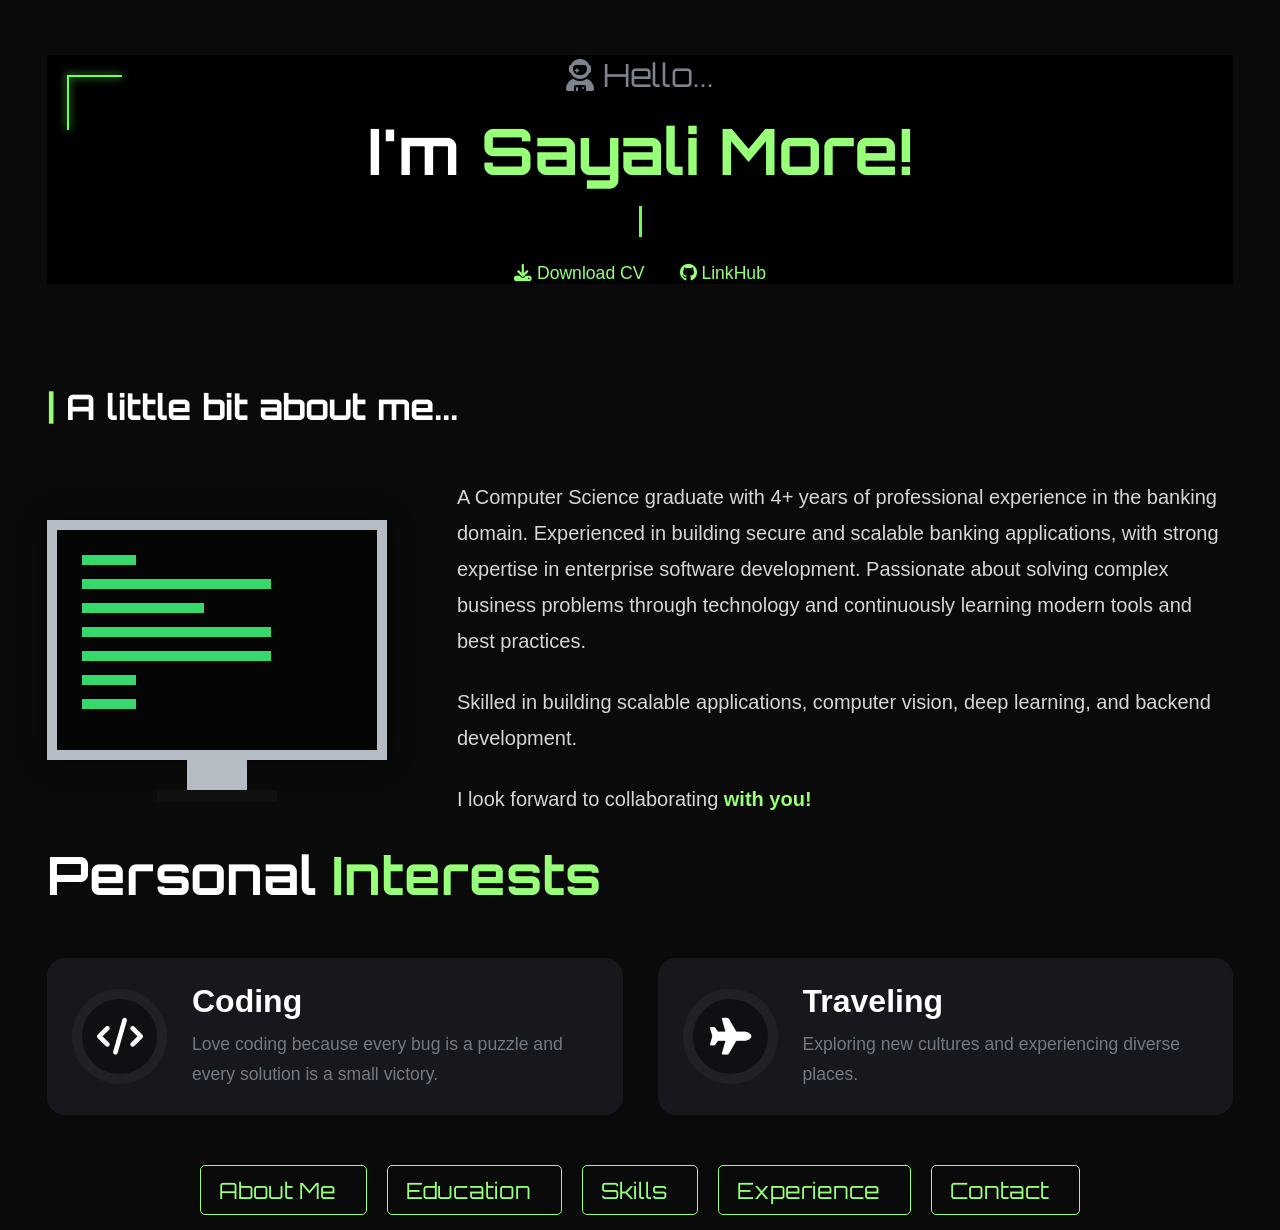
<file: index.html>
<!DOCTYPE html>
<html>
<head>
<meta name="viewport" content="width=device-width, initial-scale=1.0">
<link rel="stylesheet"  href="https://cdnjs.cloudflare.com/ajax/libs/font-awesome/6.5.1/css/all.min.css">
<!-- Google Font -->
<link href="https://fonts.googleapis.com/css2?family=Orbitron:wght@400;600&display=swap"  rel="stylesheet">
<link rel = "stylesheet" href="style.css" >
<meta charset="UTF-8">
</head>

<script>
const words = [
    "Java Developer",
    "Backend Developer",
    "Spring Boot Developer"
];

let wordIndex = 0;
let charIndex = 0;
let currentWord = "";
let isDeleting = false;

const typingText = document.getElementById("typing-text");

function type(){

    currentWord = words[wordIndex];

    if(!isDeleting){

        typingText.textContent = currentWord.substring(0,charIndex++);

        if(charIndex > currentWord.length){

            isDeleting = true;

            setTimeout(type,1200);

            return;
        }

    }else{

        typingText.textContent = currentWord.substring(0,charIndex--);

        if(charIndex < 0){

            isDeleting = false;

            wordIndex = (wordIndex + 1) % words.length;

        }

    }

    setTimeout(type,isDeleting ? 60 : 100);

}

setTimeout(type,1800);
</script>


<body>

 <div class="container">

        
        <!-- Hero Section -->
        <section class="hero">

             <div class="corner-border">
               <span class="top-line"></span>
               <span class="left-line"></span>
             </div>
        
            <p class="hello">
                <i class="fa-solid fa-user-astronaut"></i>
                Hello...
            </p>

            <h1 class="name">
                I'm <span>Sayali More!</span>
            </h1>

             <h3 class="typing">
               <span id="typing-text"></span>
            </h3>
    
          <!--   <div class="info">

                <a href="assets/Sayali_More_Resume.pdf">
                    <i class="fa-solid fa-download"></i>
                    Download CV
                </a>

                <a href="https://www.linkedin.com/in/sayali-more-9ab402200/">
                    <i class="fas fa-link"></i>
                    LinkHub
                </a>

            </div> -->
            
            
             <div class="buttons">
                <a href="assets/Sayali_More_Resume.pdf" class="btn btn1" download>
                  <i class="fa-solid fa-download"></i>
                    Download CV
                </a>

                <a href="https://github.com/yourusername" class="btn btn2">
                  <i class="fa-brands fa-github"></i>
                    LinkHub
                </a>
             </div>

        </section>

        <!-- About Section -->
        <section class="about">

            <h2 class="section-title">
                <span>|</span> A little bit about me...
            </h2>

            <div class="about-content">

                <!-- Monitor -->
                <div class="monitor monitor-animation">

                    <div class="screen">
                        <div class="line short"></div>
                        <div class="line long"></div>
                        <div class="line medium"></div>
                        <div class="line long"></div>
                        <div class="line long"></div>
                        <div class="line short"></div>
                        <div class="line short"></div>
                    </div>

                    <div class="stand"></div>
                    <div class="base"></div>

                </div>

                <!-- Text -->
                <div class="text-content">

                    <p class="fade-up delay1">
                        A Computer Science graduate with 4+ years of professional experience 
                        in the banking domain. Experienced in building secure and scalable banking 
                        applications, with strong expertise in enterprise software development. 
                        Passionate about solving complex business problems through technology and 
                        continuously learning modern tools and best practices.
                    </p>

                    <p class="fade-up delay2">
                        Skilled in building scalable applications, computer
                        vision, deep learning, and backend development. 
                    </p>

                    <p class="fade-up delay3">
                        I look forward to collaborating
                        <span class="highlight">with you!</span>
                    </p>

                </div>

            </div>
  </section>
  
<section class="interests">

    <div class="section-title">
        <span class="green-line"></span>
        <h2>Personal <span>Interests</span></h2>
    </div>

    <div class="interest-container">

        <!-- Card 1 -->
        <div class="interest-card">
            <div class="icon-box">
                <i class="fa-solid fa-code"></i>
            </div>

            <div class="content">
                <h3>Coding</h3>
                <p>Love coding because every bug is a puzzle and every solution is a small victory.</p>
            </div>
        </div>

        <!-- Card 2 -->
        <div class="interest-card">
            <div class="icon-box">
                <i class="fa-solid fa-plane"></i>
            </div>

            <div class="content">
                <h3>Traveling</h3>
                <p>Exploring new cultures and experiencing diverse places.</p>
            </div>
        </div>

    </div>

 </section>
 
<div style="text-align: center;">
<nav class="menu">
<a href="index.html">About Me&nbsp;&nbsp;</a>
<a href="education.html">Education&nbsp;&nbsp;</a>
<a href="skills.html">Skills&nbsp;&nbsp;</a>
<a href="experience.html">Experience&nbsp;&nbsp;</a>
<a href="contact.html">Contact&nbsp;&nbsp;</a>
</nav>
</div>
</div>
</body>
</html>
</file>
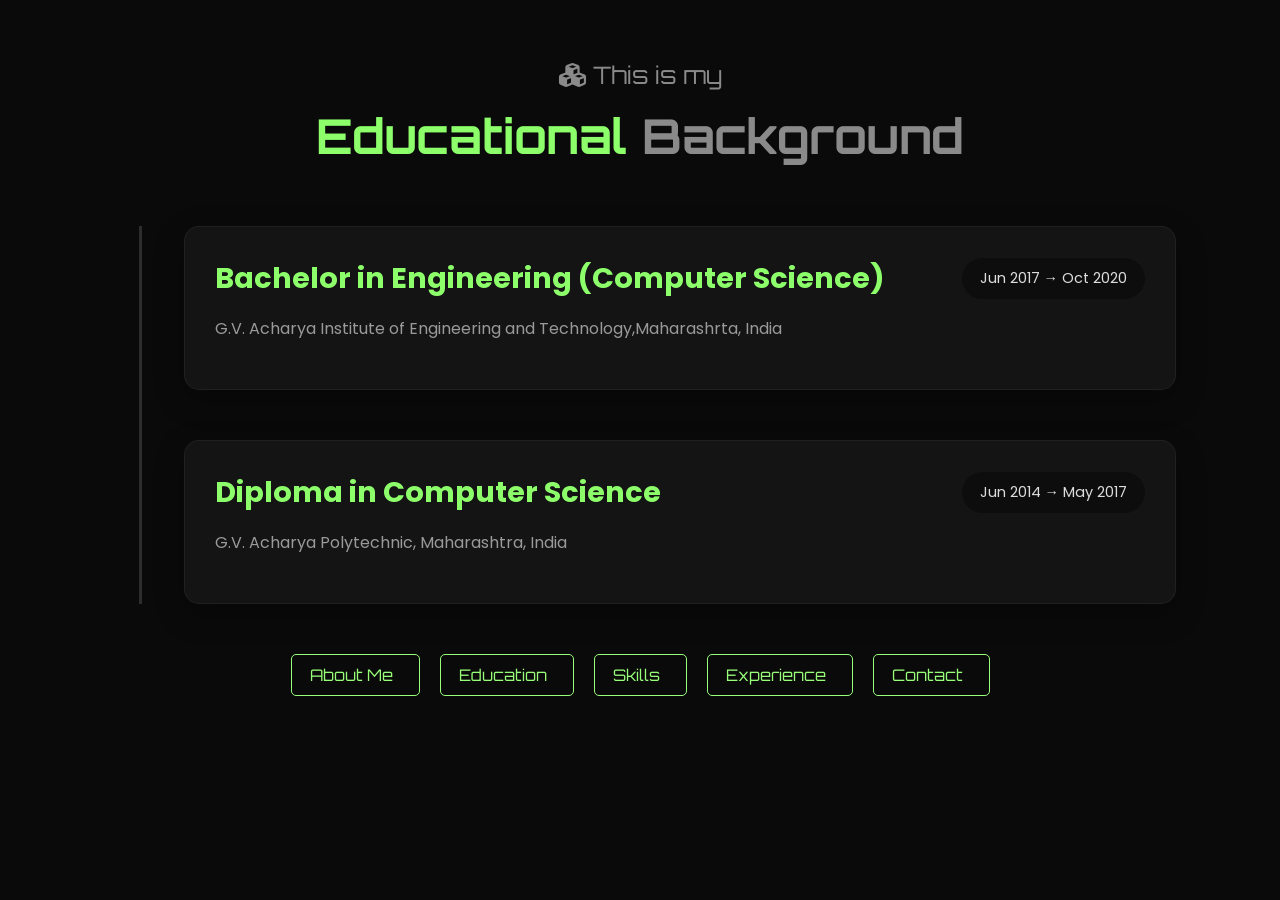
<file: education.html>
<!DOCTYPE html>
<html>
<head>
<meta charset="UTF-8">
<link rel="stylesheet"  href="https://cdnjs.cloudflare.com/ajax/libs/font-awesome/6.5.1/css/all.min.css">
<!-- Google Font -->
<link href="https://fonts.googleapis.com/css2?family=Orbitron:wght@400;600&display=swap"  rel="stylesheet">
<meta name="viewport" content="width=device-width, initial-scale=1.0">
<link rel = "stylesheet" href="education.css" >
<title>Educational Background</title>
</head>
<body>

 <div class="container">
    <section class="education-section">

        <div class="subtitle">
            <i class="fa-solid fa-cubes"></i>
                This is my
                
          <h1 class="title">
            <span>Educational</span> Background
          </h1>
        </div>

        <div class="timeline">

            <!-- PhD -->
            <div class="timeline-item">

                <div class="card">
                    <div class="card-header">
                        <h2>Bachelor in Engineering (Computer Science)</h2>
                        <span class="date">Jun 2017 → Oct 2020</span>
                    </div>

                    <p class="institution">
                        G.V. Acharya Institute of Engineering and Technology,Maharashrta, India
                    </p>                  
                </div>
            </div>

            <!-- Diploma -->
            <div class="timeline-item">
              

                <div class="card">
                    <div class="card-header">
                        <h2>Diploma in Computer Science</h2>
                        <span class="date">Jun 2014 → May 2017</span>
                    </div>

                    <p class="institution">
                        G.V. Acharya Polytechnic, Maharashtra, India
                    </p>
                </div>
            </div>

        </div>
  </section>
        
        <div style="text-align: center;">
             <nav class="menu">
                  <a href="index.html">About Me&nbsp;&nbsp;</a>
                  <a href="education.html">Education&nbsp;&nbsp;</a>
                  <a href="skills.html">Skills&nbsp;&nbsp;</a>
                  <a href="experience.html">Experience&nbsp;&nbsp;</a>
                  <a href="contact.html">Contact&nbsp;&nbsp;</a>
             </nav>
        </div>

    </div>
    
</body>
</html>
</file>
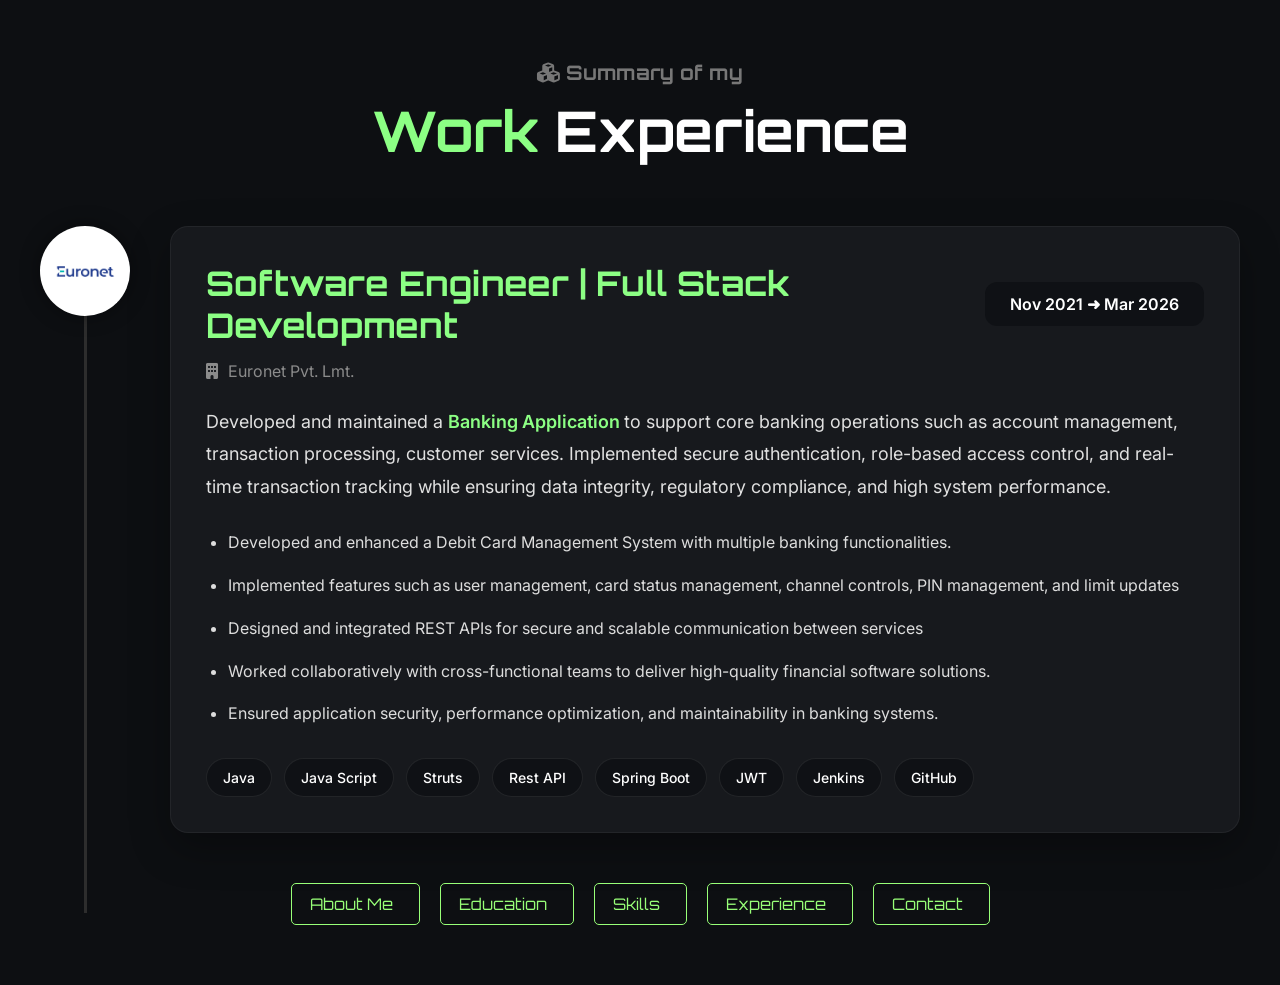
<file: experience.html>
<!DOCTYPE html>
<html>
<head>
<!-- <link rel = "stylesheet" href="style.css" > -->
<meta charset="UTF-8">
<meta name="viewport" content="width=device-width, initial-scale=1.0">
<link rel="stylesheet"  href="https://cdnjs.cloudflare.com/ajax/libs/font-awesome/6.5.1/css/all.min.css">
<link rel = "stylesheet" href="experience.css" >

<title>Work Experience</title>
</head>
<body>

<section class="experience-section">

 <div class="section-title reveal">
        <h4><i class="fa-solid fa-cubes"></i> Summary of my</h4>
        <h2><span>Work</span> Experience</h2>
 </div>

    <div class="timeline">

        <div class="timeline-line grow-line"></div>

        <div class="company-logo pop">
             <img src="images/Logo.png" >
        </div>

        <div class="experience-card slide-card">

            <div class="card-header">
                <h3 class="fade-item delay1">Software Engineer | Full Stack Development</h3>

                <div class="date-badge">
                    Nov 2021 ➜ Mar 2026
                </div>
            </div>

            <div class="company-info fade-item delay2">
                <i class="fa-solid fa-building"></i>
                <span>Euronet Pvt. Lmt.</span>
            </div>

            <p class="description fade-item delay3">
                Developed and maintained a
                <span class="highlight">
                    Banking Application
                </span>
                 to support core banking operations such as account management, 
                 transaction processing, customer services. 
                 Implemented secure authentication, role-based access control, 
                 and real-time transaction tracking while ensuring data integrity, 
                 regulatory compliance, and high system performance.
            </p>

            <ul class="feature-list">
                <li class="list-item delay4">
                   <!--  <strong>Frontend:</strong> -->
                    Developed and enhanced a Debit Card Management System with multiple banking functionalities.
                </li>

                <li class="list-item delay5">
                  <!--   <strong>Backend:</strong> -->
                    Implemented features such as user management, card status management, 
                    channel controls, PIN management, and limit updates
                </li>

                <li class="list-item delay6">
                   <!--  <strong>Deployment:</strong> -->
                    Designed and integrated REST APIs for secure and scalable communication between services
                </li>

                <li class="list-item delay7">
                   <!--  <strong>Features:</strong> -->
                    Worked collaboratively with cross-functional teams to deliver high-quality financial software solutions.
                </li>
                
                <li class="list-item delay8">
                    Ensured application security, performance optimization, and maintainability in banking systems.
                </li>    
            </ul>

            <div class="tech-stack">
                <span class="skill delay9">Java</span>
                <span class="skill delay10">Java Script</span>
                <span class="skill delay11">Struts</span>
                <span class="skill delay12">Rest API</span>
                <span class="skill delay13">Spring Boot</span>
                <span class="skill delay14">JWT</span>
                <span class="skill delay15">Jenkins</span>
                <span class="skill delay16">GitHub</span>
                
            </div>

        </div>

    </div>

</section>

<div style="text-align: center;">
<nav class="menu reveal delay12">
<a href="index.html">About Me&nbsp;&nbsp;</a>
<a href="education.html">Education&nbsp;&nbsp;</a>
<a href="skills.html">Skills&nbsp;&nbsp;</a>
<a href="experience.html">Experience&nbsp;&nbsp;</a>
<a href="contact.html">Contact&nbsp;&nbsp;</a>
</nav>
</div>

</body>
</html>
</file>
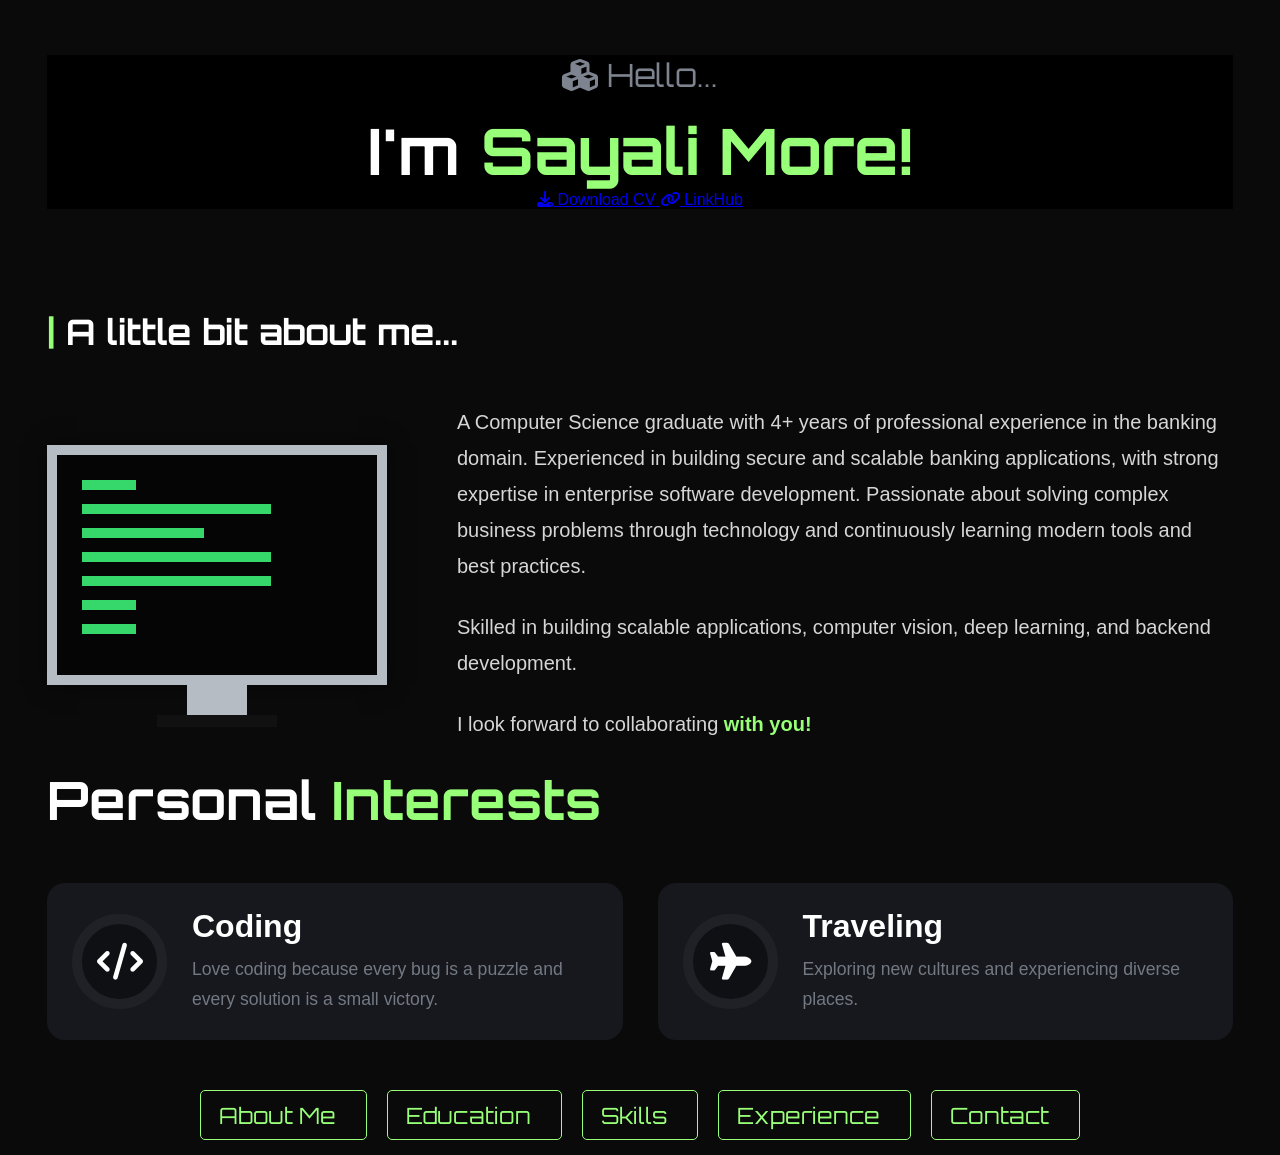
<file: HomePage.html>
<!DOCTYPE html>
<html>
<head>
<link rel="stylesheet"  href="https://cdnjs.cloudflare.com/ajax/libs/font-awesome/6.5.1/css/all.min.css">
<!-- Google Font -->
<link href="https://fonts.googleapis.com/css2?family=Orbitron:wght@400;600&display=swap"  rel="stylesheet">
<link rel = "stylesheet" href="style.css" >
<meta charset="UTF-8">
</head>
<body>

 <div class="container">

        <div class="corner"></div>

        <!-- Hero Section -->
        <section class="hero">

            <p class="hello">
                <i class="fa-solid fa-cubes"></i>
                Hello...
            </p>

            <h1 class="name">
                I'm <span>Sayali More!</span>
            </h1>

            <div class="info">

                <a href="assets/Sayali_More_Resume.pdf">
                    <i class="fa-solid fa-download"></i>
                    Download CV
                </a>

                <a href="https://www.linkedin.com/in/sayali-more-9ab402200/">
                    <i class="fas fa-link"></i>
                    LinkHub
                </a>

            </div>

        </section>

        <!-- About Section -->
        <section class="about">

            <h2 class="section-title">
                <span>|</span> A little bit about me...
            </h2>

            <div class="about-content">

                <!-- Monitor -->
                <div class="monitor">

                    <div class="screen">
                        <div class="line short"></div>
                        <div class="line long"></div>
                        <div class="line medium"></div>
                        <div class="line long"></div>
                        <div class="line long"></div>
                        <div class="line short"></div>
                        <div class="line short"></div>
                    </div>

                    <div class="stand"></div>
                    <div class="base"></div>

                </div>

                <!-- Text -->
                <div class="text-content">

                    <p>
                        A Computer Science graduate with 4+ years of professional experience 
                        in the banking domain. Experienced in building secure and scalable banking 
                        applications, with strong expertise in enterprise software development. 
                        Passionate about solving complex business problems through technology and 
                        continuously learning modern tools and best practices.
                    </p>

                    <p>
                        Skilled in building scalable applications, computer
                        vision, deep learning, and backend development. 
                    </p>

                    <p>
                        I look forward to collaborating
                        <span class="highlight">with you!</span>
                    </p>

                </div>

            </div>

<section class="interests">

    <div class="section-title">
        <span class="green-line"></span>
        <h2>Personal <span>Interests</span></h2>
    </div>

    <div class="interest-container">

        <!-- Card 1 -->
        <div class="interest-card">
            <div class="icon-box">
                <i class="fa-solid fa-code"></i>
            </div>

            <div class="content">
                <h3>Coding</h3>
                <p>Love coding because every bug is a puzzle and every solution is a small victory.</p>
            </div>
        </div>

        <!-- Card 2 -->
        <div class="interest-card">
            <div class="icon-box">
                <i class="fa-solid fa-plane"></i>
            </div>

            <div class="content">
                <h3>Traveling</h3>
                <p>Exploring new cultures and experiencing diverse places.</p>
            </div>
        </div>

    </div>

 </section>
 
<div style="text-align: center;">
<nav class="menu">
<a href="#about">About Me&nbsp;&nbsp;</a>
<a href="education.html">Education&nbsp;&nbsp;</a>
<a href="skills.html">Skills&nbsp;&nbsp;</a>
<a href="experience.html">Experience&nbsp;&nbsp;</a>
<a href="contact.html">Contact&nbsp;&nbsp;</a>
</nav>
</div>
</div>
</body>
</html>
</file>
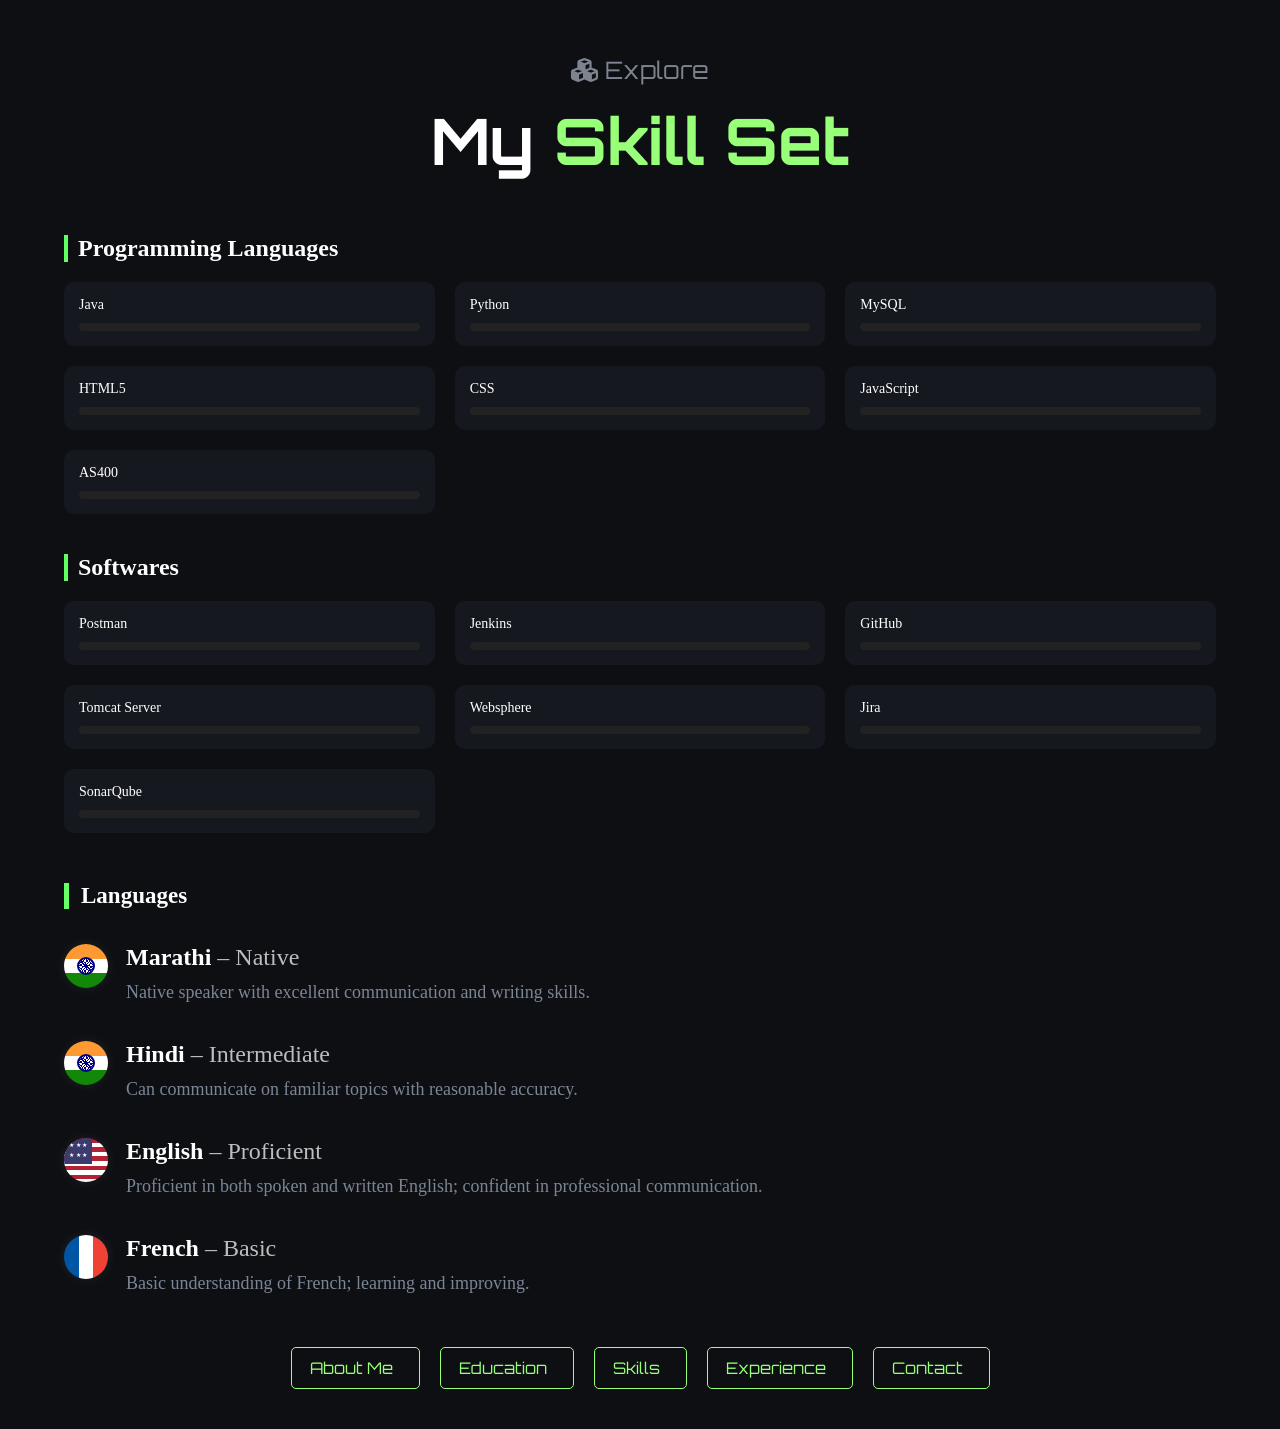
<file: skills.html>
<!DOCTYPE html>
<html>
<head>
<meta charset="UTF-8">
<link rel = "stylesheet" href="skills.css" >
<meta name="viewport" content="width=device-width, initial-scale=1.0">
<link rel="stylesheet"  href="https://cdnjs.cloudflare.com/ajax/libs/font-awesome/6.5.1/css/all.min.css">
<link href="https://fonts.googleapis.com/css2?family=Orbitron:wght@400;600&display=swap"  rel="stylesheet">
<title>My Skill Set</title>
</head>
<body>

<div class="container">

    <p class="title">
     <i class="fa-solid fa-cubes"></i>
        Explore
    </p>
     <h1 class="skills">
         My <span> Skill Set </span>
     </h1><br><br><br>

    <!-- Top Cards -->
   <!--  <div class="top-cards">

        <div class="card">
            <div class="icon">
                <i class="fas fa-network-wired"></i>
            </div>
            <h3>Linux & Networking</h3>
            <p>
                Strong foundation in Linux systems, cloud computing,
                and network management.
            </p>
        </div>

        <div class="card active">
            <div class="icon">
                <i class="fas fa-lock"></i>
            </div>
            <h3>Information Security</h3>
            <p>
                Security and data protection are at the core of my
                digital work.
            </p>
        </div>

        <div class="card">
            <div class="icon">
                <i class="fas fa-laptop-code"></i>
            </div>
            <h3>Software Development</h3>
            <p>
                Design and develop efficient and scalable software
                solutions.
            </p>
        </div>

    </div> -->

    <!-- Backend -->
    <section>
        <h2>Programming Languages</h2>

        <div class="skills-grid">

            <div class="skill">
                <div class="skill-head">
                    <span>Java</span>
                   <!--  <span>80%</span> -->
                </div>
                <div class="bar"><div style="width:80%"></div></div>
            </div>

            <div class="skill">
                <div class="skill-head">
                    <span>Python</span>
                    <!-- <span>95%</span> -->
                </div>
                <div class="bar"><div style="width:95%"></div></div>
            </div>

            <div class="skill">
                <div class="skill-head">
                    <span>MySQL</span>
                    <!-- <span>90%</span> -->
                </div>
                <div class="bar"><div style="width:90%"></div></div>
            </div>

            <div class="skill">
                <div class="skill-head">
                    <span>HTML5</span>
                    <!-- <span>100%</span> -->
                </div>
                <div class="bar"><div style="width:100%"></div></div>
            </div>

            <div class="skill">
                <div class="skill-head">
                    <span>CSS</span>
                    <!-- <span>75%</span> -->
                </div>
                <div class="bar"><div style="width:75%"></div></div>
            </div>

            <div class="skill">
                <div class="skill-head">
                    <span>JavaScript</span>
                   <!--  <span>80%</span> -->
                </div>
                <div class="bar"><div style="width:80%"></div></div>
            </div>
            
            <div class="skill">
                <div class="skill-head">
                    <span>AS400</span>
                   <!--  <span>80%</span> -->
                </div>
                <div class="bar"><div style="width:80%"></div></div>
            </div>
        </div>
    </section>

    <!-- Software -->
    <section>
        <h2>Softwares</h2>

        <div class="skills-grid">

            <div class="skill">
                <div class="skill-head">
                    <span>Postman</span>
                    <!-- <span>80%</span> -->
                </div>
                <div class="bar"><div style="width:80%"></div></div>
            </div>

            <div class="skill">
                <div class="skill-head">
                    <span>Jenkins</span>
                   <!--  <span>95%</span> -->
                </div>
                <div class="bar"><div style="width:95%"></div></div>
            </div>

            <div class="skill">
                <div class="skill-head">
                    <span>GitHub</span>
                   <!--  <span>90%</span> -->
                </div>
                <div class="bar"><div style="width:90%"></div></div>
            </div>
            
            <div class="skill">
                <div class="skill-head">
                    <span>Tomcat Server</span>
                    <!-- <span>90%</span> -->
                </div>
                <div class="bar"><div style="width:90%"></div></div>
            </div>
            
            <div class="skill">
                <div class="skill-head">
                    <span>Websphere</span>
                   <!--  <span>90%</span> -->
                </div>
                <div class="bar"><div style="width:90%"></div></div>
            </div>
            
            <div class="skill">
                <div class="skill-head">
                    <span>Jira</span>
                   <!--  <span>90%</span> -->
                </div>
                <div class="bar"><div style="width:90%"></div></div>
            </div>
            
            <div class="skill">
                <div class="skill-head">
                    <span>SonarQube</span>
                   <!--  <span>90%</span> -->
                </div>
                <div class="bar"><div style="width:90%"></div></div>
            </div>

        </div>
    </section>
    
    <section class="languages-section">
    <h2>Languages</h2>

    <div class="language-item">
        <div class="flag morocco"></div>

        <div class="language-content">
            <h3>Marathi <span>– Native</span></h3>
            <p>
                Native speaker with excellent communication and writing skills.
            </p>
        </div>
    </div>
    
    <div class="language-item">
        <div class="flag morocco"></div>

        <div class="language-content">
            <h3>Hindi <span>– Intermediate</span></h3>
            <p>
                Can communicate on familiar topics with reasonable accuracy.
            </p>
        </div>
    </div>

    <div class="language-item">
        <div class="flag usa"></div>

        <div class="language-content">
            <h3>English <span>– Proficient</span></h3>
            <p>
                Proficient in both spoken and written English; confident in
                professional communication.
            </p>
        </div>
    </div>

    <div class="language-item">
        <div class="flag france"></div>

        <div class="language-content">
            <h3>French <span>– Basic</span></h3>
            <p>
                Basic understanding of French; learning and improving.
            </p>
        </div>
    </div>

 </section>

<div style="text-align: center;">
<nav class="menu">
<a href="index.html">About Me&nbsp;&nbsp;</a>
<a href="education.html">Education&nbsp;&nbsp;</a>
<a href="skills.html">Skills&nbsp;&nbsp;</a>
<a href="experience.html">Experience&nbsp;&nbsp;</a>
<a href="contact.html">Contact&nbsp;&nbsp;</a>
</nav>
</div>

</div>

</body>
</html>
</file>
<file: style.css>
@charset "UTF-8";


*{
    margin:0;
    padding:0;
    box-sizing:border-box;
}

body{
    background:#0a0a0a;
    color:#fff;
    font-family:'Poppins',sans-serif;
    min-height:100vh;
    overflow-x:hidden;
}

/* Container */

.container{
    width:95%;
    max-width:1600px;
    margin:auto;
    padding:15px;
}

/* Corner Border */

.corner-border{
    position:absolute;
    top:20px;
    left:20px;
    width:110px;
    height:110px;
    /* border-top:4px dashed #98ff78;
    border-left:4px dashed #98ff78; */
}

/* Horizontal Line */
.top-line{
    position:absolute;
    top:0;
    left:0;
    width:0;
    height:2px;
    background:#72ff5a;
    box-shadow:0 0 8px #72ff5a;
    animation:drawTop 0.8s ease forwards;
}

/* Vertical Line */
.left-line{
    position:absolute;
    top:0;
    left:0;
    width:2px;
    height:0;
    background:#72ff5a;
    box-shadow:0 0 8px #72ff5a;
    animation:drawLeft 0.8s ease forwards 0.8s;
}

/* Animations */

@keyframes drawTop{
    from{
        width:0;
    }
    to{
        width:55px;
    }
}

@keyframes drawLeft{
    from{
        height:0;
    }
    to{
        height:55px;
    }
}

/* Hero Section */

.hero{
    text-align:center;
    margin-top:40px;
    position: relative;
  /*   height: 100vh; */
    background:#000;
    overflow:hidden;
}

.hello{
    font-size:2rem;
    color:#7d8490;
    font-family:'Orbitron',sans-serif;
    animation:fadeIn 1s forwards;
}

@keyframes fadeIn{

from{
opacity:0;
}

to{
opacity:1;
}

}

.name{
    font-family:'Orbitron',sans-serif;
    font-size:4rem;
    margin-top:15px;
    transform:translateY(40px);
    animation:slideUp 1s forwards;
    animation-delay:.8s;
}

@keyframes slideUp{

from{

opacity:0;

transform:translateY(40px);

}

to{

opacity:1;

transform:translateY(0);

}

}

.name span{
    color:#98ff78;
}

.buttons{
    display:flex;
    justify-content:center;
    align-items:center;
    gap:35px;
    margin-top:25px;
    flex-wrap:wrap;
}

.buttons div{
    color:#cfcfcf;
    font-size:1.1rem;
}

.buttons a{
    color:#98ff78;
    text-decoration:none;
    font-size:1.1rem;
    transition:0.3s;
}

.buttons a:hover{
    color:#ffffff;
}

.hello,
.name,
.typing,
.btn{
    opacity:0;
}

.typing{

    margin-top:15px;

    font-size:28px;

    color:#6CFF4E;

    font-weight:bold;

    opacity:1;
}

.typing span{

    border-right:3px solid #6CFF4E;

    animation:cursor .7s infinite;

}

@keyframes cursor{

50%{

border-color:transparent;

}

}

.btn{

    opacity:0;

    transform:translateY(20px);

}

.btn1{

animation:showBtn .8s forwards;

animation-delay:3.5s;

}

.btn2{

animation:showBtn .8s forwards;

animation-delay:4s;

}

@keyframes showBtn{

from{

opacity:0;

transform:translateY(20px);

}

to{

opacity:1;

transform:translateY(0);

}

}

/* About */

.about{
    margin-top:100px;
}

.section-title{
    font-family:'Orbitron',sans-serif;
    font-size:2.2rem;
    margin-bottom:50px;
    opacity:0;
    transform:translateY(30px);
    animation:titleFade .8s forwards;
}

.section-title
{
   animation-delay:5.8s;
}

@keyframes titleFade{

from{

opacity:0;
transform:translateY(30px);

}

to{

opacity:1;
transform:translateY(0);

}

}

.section-title span{
    color:#98ff78;
}

/* Content */

.about-content{
    display:flex;
    align-items:center;
    gap:70px;
    flex-wrap:wrap;
}

/* Monitor */

.monitor{
    display:flex;
    flex-direction:column;
    align-items:center;
}

.monitor-animation{
    opacity:0;
    transform:scale(0.8);
    animation:monitorIntro 1.3s ease forwards, floating 4s ease-in-out infinite 1.3s;
    animation-delay:6.7s;
}

.fade-up{

    opacity:0;
    transform:translateY(40px);
    animation:fadeUp .8s forwards;

}

@keyframes fadeUp{

from{

    opacity:0;
    transform:translateY(40px);

}

to{

    opacity:1;
    transform:translateY(0);

}

}


.delay1{

    animation-delay:6.9s;

}

.delay2{

    animation-delay:7.5s;

}

.delay3{

    animation-delay:8.2s;

}

@keyframes monitorIntro{

    0%{
        opacity:0;
        transform:scale(0.8);
    }

    60%{
        opacity:1;
        transform:scale(1.08);
    }

    100%{
        opacity:1;
        transform:scale(1);
    }

}

@keyframes floating{

    0%{
        transform:translateY(0px);
    }

    50%{
        transform:translateY(-10px);
    }

    100%{
        transform:translateY(0px);
    }

}

.screen{
    width:340px;
    height:240px;
    border:10px solid #b5bcc4;
    background:#050505;
    padding:25px;
    box-shadow:0 0 20px rgba(0,0,0,.5);
}

.line{
    height:10px;
    background:#36d86b;
    margin-bottom:14px;
}

.short{
    width:20%;
}

.medium{
    width:45%;
}

.long{
    width:70%;
}

.stand{
    width:60px;
    height:30px;
    background:#b5bcc4;
}

.base{
    width:120px;
    height:12px;
    background:#111;
}

/* Text */

.text-content{
    flex:1;
    min-width:300px;
}

.text-content p{
    font-size:1.25rem;
    line-height:1.8;
    color:#d6d6d6;
    margin-bottom:25px;
}

.highlight{
    color:#98ff78;
    font-weight:600;
}

/* Responsive */

@media(max-width:768px){

    .name{
        font-size:2.6rem;
    }

    .section-title{
        font-size:1.7rem;
    }

    .about-content{
        flex-direction:column;
        text-align:center;
    }

    .screen{
        width:280px;
        height:200px;
    }

    .text-content p{
        font-size:1rem;
    }
    
     .interest-container{
        grid-template-columns:1fr;
    }

    .section-title h2{
        font-size:2rem;
    }

    .content h3{
        font-size:1.5rem;
    }
}
    
    
    /* Navigation Menu */

.menu{
    display:flex;
    justify-content:center;
    gap:20px;
    margin-top:50px;
}

.menu a{
    color:#98ff78;
    text-decoration:none;
    font-family:'Orbitron',sans-serif;
    font-size:1.4rem;
    padding:10px 18px;
    border:1px solid #98ff78;
    border-radius:5px;
    transition:.3s;
    opacity:0;
    transform:translateY(30px);
    animation:showMenu .6s forwards;
    
}

.menu a:nth-child(1){

animation-delay:10.5s;

}

.menu a:nth-child(2){

animation-delay:10.7s;

}

.menu a:nth-child(3){

animation-delay:10.9s;

}

.menu a:nth-child(4){

animation-delay:11.1s;

}

.menu a:nth-child(5){

animation-delay:11.3s;

}

@keyframes showMenu{

from{

opacity:0;
transform:translateY(30px);

}

to{

opacity:1;
transform:translateY(0);

}

}


.menu a:hover{
    background:#98ff78;
    color:#000;
 }
 
 
 /* Interest */
 
 .interest-container{
    display:grid;
    grid-template-columns:repeat(2,1fr);
    gap:35px;
}


.interests .section-title{

    opacity:0;
    transform:translateY(30px);
    animation:titleFade .8s forwards;
    animation-delay:8.8s;

}

.interest-card{
    background:#17181d;
    border-radius:18px;
    padding:25px;
    display:flex;
    align-items:center;
    gap:25px;
    transition:.3s;
    opacity:0;
    transform:translateY(40px);
    animation:cardUp .8s forwards;
    
}

.interest-card:nth-child(1){

    animation-delay:9s;

}

.interest-card:nth-child(2){

    animation-delay:9.8s;

}

@keyframes cardUp{

from{

opacity:0;
transform:translateY(40px);

}

to{

opacity:1;
transform:translateY(0);

}

}


.interest-card:hover{
    transform:translateY(-5px);
    box-shadow:0 0 20px rgba(125,255,106,.15);
}

.icon-box{
    width:95px;
    height:95px;
    border-radius:50%;
    background:#0f1014;
    border:10px solid #202126;
    display:flex;
    justify-content:center;
    align-items:center;
    flex-shrink:0;
}

.icon-box i{
    font-size:2.3rem;
    color:#fff;
}

.content h3{
    font-size:2rem;
    margin-bottom:10px;
    color:#fff;
}

.content p{
    color:#737983;
    line-height:1.7;
    font-size:1.1rem;
    font-family:Arial, sans-serif;
 }
</file>
<file: education.css>
@charset "UTF-8";

@import url('https://fonts.googleapis.com/css2?family=Poppins:wght@300;400;500;600;700&display=swap');

*{
    margin:0;
    padding:0;
    box-sizing:border-box;
}

body{
    background:#0a0a0a;
    color:#fff;
    font-family:'Poppins',sans-serif;
    min-height:100vh;
    overflow-x:hidden;
}

.education-section{
    padding:0px 20px;
}

.container{
     width:90%;
    max-width:1200px;
    margin:auto;
    padding:60px 20px;
    position:relative;
}

.subtitle{
    text-align:center;
    font-size:1.5rem;
    font-family:'Orbitron',sans-serif;
    color:#8a8a8a;
   
}

.title{
    text-align:center;
    font-size:3rem;
    margin-top:15px;
    margin-bottom:60px;
}

.title span{
    color:#8cff6b;
}

.timeline{
    position:relative;
    padding-left:80px;
}

.timeline::before{
    content:'';
    position:absolute;
    left:35px;
    top:0;
    width:3px;
    height:100%;
    background:#2d2d2d;
}

.timeline-item{
    position:relative;
    margin-bottom:50px;
}

.timeline-icon{
    position:absolute;
    left:-80px;
    top:20px;
    width:70px;
    height:70px;
    background:#fff;
    border-radius:50%;
    display:flex;
    align-items:center;
    justify-content:center;
    overflow:hidden;
    border:4px solid #1d1d1d;
}

.timeline-icon img{
    width:80%;
    height:auto;
}

.card{
    background:#141414;
    padding:30px;
    border-radius:15px;
    border:1px solid rgba(255,255,255,0.05);
    box-shadow:0 10px 30px rgba(0,0,0,.3);
}

.card-header{
    display:flex;
    justify-content:space-between;
    align-items:center;
    flex-wrap:wrap;
    gap:15px;
    margin-bottom:15px;
}

.card-header h2{
    color:#8cff6b;
    font-size:1.8rem;
}

.date{
    background:#0d0d0d;
    padding:10px 18px;
    border-radius:30px;
    font-size:.9rem;
    color:#ddd;
}

.institution{
    color:#9a9a9a;
    margin-bottom:20px;
}

.card p{
    line-height:1.8;
    margin-bottom:15px;
}

.card ul{
    padding-left:20px;
    margin-bottom:20px;
}

.card ul li{
    margin-bottom:8px;
}

.tags{
    display:flex;
    flex-wrap:wrap;
    gap:10px;
    margin-top:20px;
}

.tags span{
    background:#0f0f0f;
    border:1px solid #262626;
    padding:8px 14px;
    border-radius:20px;
    font-size:.8rem;
    text-transform:uppercase;
    color:#dcdcdc;
}

    /* Navigation Menu */

.menu{
    display:flex;
    justify-content:center;
    gap:20px;
    margin-top:50px;
}

.menu a{
    color:#98ff78;
    text-decoration:none;
    font-family:'Orbitron',sans-serif;
    font-size:1rem;
    padding:10px 18px;
    border:1px solid #98ff78;
    border-radius:5px;
    transition:.3s;
}

.menu a:hover{
    background:#98ff78;
    color:#000;
 }
 
 
 /* ===========================
   Fade Up Animation
=========================== */

@keyframes fadeUp{
    from{
        opacity:0;
        transform:translateY(40px);
    }

    to{
        opacity:1;
        transform:translateY(0);
    }
}


/* Hide elements initially */

.subtitle,
.title,
.timeline-item,
.menu{
    opacity:0;
}


/* Animate each section one after another */


.subtitle{
    animation:fadeUp .8s ease forwards;
}

.title{
    animation:fadeUp .8s ease forwards;
    animation-delay:.3s;
}

.timeline-item:nth-child(1){
    animation:fadeUp .8s ease forwards;
    animation-delay:.7s;
}

.timeline-item:nth-child(2){
    animation:fadeUp .8s ease forwards;
    animation-delay:1.2s;
}

.menu{
    animation:fadeUp .8s ease forwards;
    animation-delay:1.7s;
}
</file>
<file: experience.css>
@charset "UTF-8";

@import url('https://fonts.googleapis.com/css2?family=Orbitron:wght@400;500;700&family=Inter:wght@300;400;500;600;700&display=swap');

*{
    margin:0;
    padding:0;
    box-sizing:border-box;
}

body{
    background:#0d0f12;
    color:#fff;
    font-family:'Inter',sans-serif;
    min-height:100vh;
    padding:60px 20px;
}

.experience-section{
    max-width:1200px;
    margin:auto;
}

.section-title{
    text-align:center;
    margin-bottom:60px;
}

.section-title h4{
    color:#777;
    font-size:20px;
    margin-bottom:10px;
    font-family:'Orbitron',sans-serif;
}

.section-title h2{
    font-size:56px;
    font-family:'Orbitron',sans-serif;
}

.section-title h2 span{
    color:#8cff84;
}

.timeline{
    position:relative;
    display:flex;
    align-items:flex-start;
    gap:40px;
}

.timeline-line{
    position:absolute;
    left:44px;
    top:80px;
    width:3px;
    height:100%;
    background:#2d2d2d;
}

.company-logo{
    width:90px;
    height:90px;
    min-width:90px;
    border-radius:50%;
    background:#fff;
    color:#3b82f6;
    display:flex;
    justify-content:center;
    align-items:center;
    font-size:42px;
    font-weight:bold;
    z-index:2;
    box-shadow:0 0 20px rgba(0,0,0,.4);
}

.company-logo img {
    width: 70%;
    object-fit: contain;
}

.experience-card{
    flex:1;
    background:#17191d;
    border-radius:18px;
    padding:35px;
    border:1px solid rgba(255,255,255,.05);
    box-shadow:0 15px 40px rgba(0,0,0,.3);
}

.card-header{
    display:flex;
    justify-content:space-between;
    align-items:center;
    gap:20px;
    margin-bottom:15px;
}

.card-header h3{
    color:#8cff84;
    font-size:34px;
    font-family:'Orbitron',sans-serif;
}

.date-badge{
    background:#0f1115;
    padding:12px 25px;
    border-radius:12px;
    font-weight:600;
    white-space:nowrap;
}

.company-info{
    color:#8b8b8b;
    margin-bottom:25px;
    display:flex;
    align-items:center;
    gap:10px;
    font-size:16px;
}

.description{
    line-height:1.8;
    color:#e0e0e0;
    margin-bottom:25px;
    font-size:18px;
}

.highlight{
    color:#8cff84;
    font-weight:600;
}

.feature-list{
    padding-left:22px;
    margin-bottom:30px;
}

.feature-list li{
    margin-bottom:14px;
    line-height:1.8;
    color:#ddd;
}

.feature-list strong{
    color:#fff;
}

.tech-stack{
    display:flex;
    flex-wrap:wrap;
    gap:12px;
}

.tech-stack span{
    background:#0f1115;
    border:1px solid rgba(255,255,255,.08);
    color:#fff;
    padding:10px 16px;
    border-radius:25px;
    font-size:14px;
    font-weight:500;
    transition:.3s;
}

.tech-stack span:hover{
    background:#8cff84;
    color:#111;
    transform:translateY(-2px);
}

@media(max-width:992px){

    .timeline{
        flex-direction:column;
    }

    .timeline-line{
        display:none;
    }

    .card-header{
        flex-direction:column;
        align-items:flex-start;
    }

    .section-title h2{
        font-size:42px;
    }

    .card-header h3{
        font-size:26px;
    }
}

    /* Navigation Menu */

.menu{
    display:flex;
    justify-content:center;
    gap:20px;
    margin-top:50px;
}

.menu a{
    color:#98ff78;
    text-decoration:none;
    font-family:'Orbitron',sans-serif;
    font-size:1rem;
    padding:10px 18px;
    border:1px solid #98ff78;
    border-radius:5px;
    transition:.3s;
}

.menu a:hover{
    background:#98ff78;
    color:#000;
 }
 
 .interest-container{
    display:grid;
    grid-template-columns:repeat(2,1fr);
    gap:35px;
}

  /* Animation Section */
  
.reveal{
    opacity:0;
    transform:translateY(30px);
    animation:fadeUp .8s forwards;
}

.slide-card{
    opacity:0;
    transform:translateX(80px);
    animation:slideCard .9s forwards;
    animation-delay:.5s;
}

.pop{
    opacity:0;
    transform:scale(.3);
    animation:popLogo .7s forwards;
    animation-delay:.3s;
}

.grow-line{
    transform-origin:top;
    transform:scaleY(0);
    animation:growLine 1.2s forwards;
}

.fade-item,
.list-item,
.skill{
    opacity:0;
    transform:translateY(20px);
    animation:fadeUp .6s forwards;
}

.delay1{animation-delay:.8s;}
.delay2{animation-delay:1s;}
.delay3{animation-delay:1.2s;}
.delay4{animation-delay:1.4s;}
.delay5{animation-delay:1.6s;}
.delay6{animation-delay:1.8s;}
.delay7{animation-delay:2s;}
.delay8{animation-delay:2.2s;}
.delay9{animation-delay:2.4s;}
.delay10{animation-delay:2.5s;}
.delay11{animation-delay:2.6s;}
.delay12{animation-delay:2.9s;}



@keyframes fadeUp{

    from{
        opacity:0;
        transform:translateY(30px);
    }

    to{
        opacity:1;
        transform:translateY(0);
    }

}

@keyframes slideCard{

    from{
        opacity:0;
        transform:translateX(80px);
    }

    to{
        opacity:1;
        transform:translateX(0);
    }

}

@keyframes popLogo{

    0%{
        opacity:0;
        transform:scale(.3);
    }

    70%{
        transform:scale(1.08);
    }

    100%{
        opacity:1;
        transform:scale(1);
    }

}

@keyframes growLine{

    from{
        transform:scaleY(0);
    }

    to{
        transform:scaleY(1);
    }

}
</file>
<file: skills.css>
@charset "UTF-8";

@import url('https://fonts.googleapis.com/css2?family=Poppins:wght@300;400;500;600&display=swap');

*{
    margin:0;
    padding:0;
    box-sizing:border-box;
   /*  font-family:'Poppins',sans-serif; */
}

body{
    background:#0d0f13;
    color:#fff;
    min-height:100vh;
}

.container{
    width:90%;
    max-width:1400px;
    margin:auto;
    padding:40px 0;
}

.title{
    text-align:center;
    margin-top:15px;
    font-size:1.5rem;
    color:#7d8490;
    font-family:'Orbitron',sans-serif;
}

.skills{
    font-family:'Orbitron',sans-serif;
    font-size:4rem;
    margin-top:15px;
    text-align:center;
}

.skills span{
    color:#98ff78;
}

.title span{
    color:#888;
    font-size:14px;
}

.title h1{
    margin-top:5px;
    font-size:40px;
    color:#fff;
}

.title h1::after{
    content:"";
    color:#6cff6c;
}


.top-cards{
    display:grid;
    grid-template-columns:repeat(auto-fit,minmax(280px,1fr));
    gap:20px;
    margin-bottom:50px;
}

.card{
    background:#15181f;
    border:1px solid #222;
    border-radius:12px;
    text-align:center;
    padding:30px;
    transition:.3s;
}

.card:hover{
    transform:translateY(-5px);
    border-color:#61ff61;
}

.card.active{
    border:1px solid #61ff61;
}

.icon{
    width:70px;
    height:70px;
    margin:auto;
    border-radius:50%;
    border:2px solid #61ff61;
    display:flex;
    align-items:center;
    justify-content:center;
    margin-bottom:15px;
}

.icon i{
    font-size:28px;
    color:#61ff61;
}

.card h3{
    color:#61ff61;
    margin-bottom:10px;
}

.card p{
    color:#aaa;
    font-size:14px;
}

section{
    margin-bottom:40px;
}

section h2{
    color:#fff;
    margin-bottom:20px;
    border-left:4px solid #61ff61;
    padding-left:10px;
}

.skills-grid{
    display:grid;
    grid-template-columns:repeat(auto-fit,minmax(350px,1fr));
    gap:20px;
}

.skill{
    background:#15181f;
    border-radius:10px;
    padding:15px;
}

.skill-head{
    display:flex;
    justify-content:space-between;
    margin-bottom:10px;
    font-size:14px;
}

.bar{
    height:8px;
    background:#222;
    border-radius:20px;
    overflow:hidden;
}

/* .bar div{
    height:100%;
    background:linear-gradient(
        90deg,
        #61ff61,
        #c5ff5c
    );
    border-radius:20px;
} */

.languages-section {
    margin-top: 50px;
}

.languages-section h2 {
    font-size: 23px;
    margin-bottom: 35px;
    border-left: 5px solid #66ff66;
    padding-left: 12px;
    color: #fff;
}

.language-item {
    display: flex;
    align-items: flex-start;
    gap: 18px;
    margin-bottom: 35px;
}

.language-content h3 {
    color: #fff;
    font-size: 24px;
    font-weight: 600;
    margin-bottom: 8px;
}

.language-content h3 span {
    color: #bdbdbd;
    font-weight: 500;
}

.language-content p {
    color: #7c8594;
    font-size: 18px;
    line-height: 1.5;
}

/* Flag Base */

.flag {
    width: 44px;
    height: 44px;
    border-radius: 50%;
    flex-shrink: 0;
    box-shadow: 0 0 12px rgba(255,255,255,.08);
}

/* Morocco */

 .morocco {
   
    background: linear-gradient(
        to bottom,
        #FF9933 0%,
        #FF9933 33.33%,
        #FFFFFF 33.33%,
        #FFFFFF 66.66%,
        #138808 66.66%,
        #138808 100%
    );
    position: relative;
}

/* Ashoka Chakra */
.morocco::after {
    content: "";
    position: absolute;
    top: 50%;
    left: 50%;
    width: 14px;
    height: 14px;
    border: 2px solid #000080;
    border-radius: 50%;
    transform: translate(-50%, -50%);
    
     background:
        radial-gradient(circle, #000080 0 2px, transparent 2px),
        repeating-conic-gradient(
            #000080 0deg 8deg,
            transparent 3deg 15deg
        );
} 

/* France */

.france {
    background: linear-gradient(
        to right,
        #0055a4 33%,
        #ffffff 33%,
        #ffffff 66%,
        #ef4135 66%
    );
}

/* Spain */

.spain {
    background: linear-gradient(
        to bottom,
        #c60b1e 25%,
        #ffc400 25%,
        #ffc400 75%,
        #c60b1e 75%
    );
}

/* USA */

.usa{
   
    border-radius:50%;
    overflow:hidden;
    position:relative;

    background: repeating-linear-gradient(
        to bottom,
        #b22234 0px,
        #b22234 4.6px,
        #ffffff 4.6px,
        #ffffff 9.2px
    );
}

.usa::before{
    content:"★ ★ ★\A ★ ★ ★";
    white-space:pre;
    position:absolute;
    top:0;
    left:0;
    width:28px;
    height:24px;
    background:#3c3b6e;
    color:#fff;
    font-size:6px;
    line-height:10px;
    text-align:center;
    padding-top:2px;
}

/* Responsive */

@media (max-width: 768px) {

    .language-content h3 {
        font-size: 10px;
    }

    .language-content p {
        font-size: 14px;
    }

    .flag {
        width: 36px;
        height: 36px;
    }
}


.menu{
    display:flex;
    justify-content:center;
    gap:20px;
    margin-top:50px;
}

.menu a{
    color:#98ff78;
    text-decoration:none;
    font-family:'Orbitron',sans-serif;
    font-size:1rem;
    padding:10px 18px;
    border:1px solid #98ff78;
    border-radius:5px;
    transition:.3s;
}

.menu a:hover{
    background:#98ff78;
    color:#000;
 }
</file>
